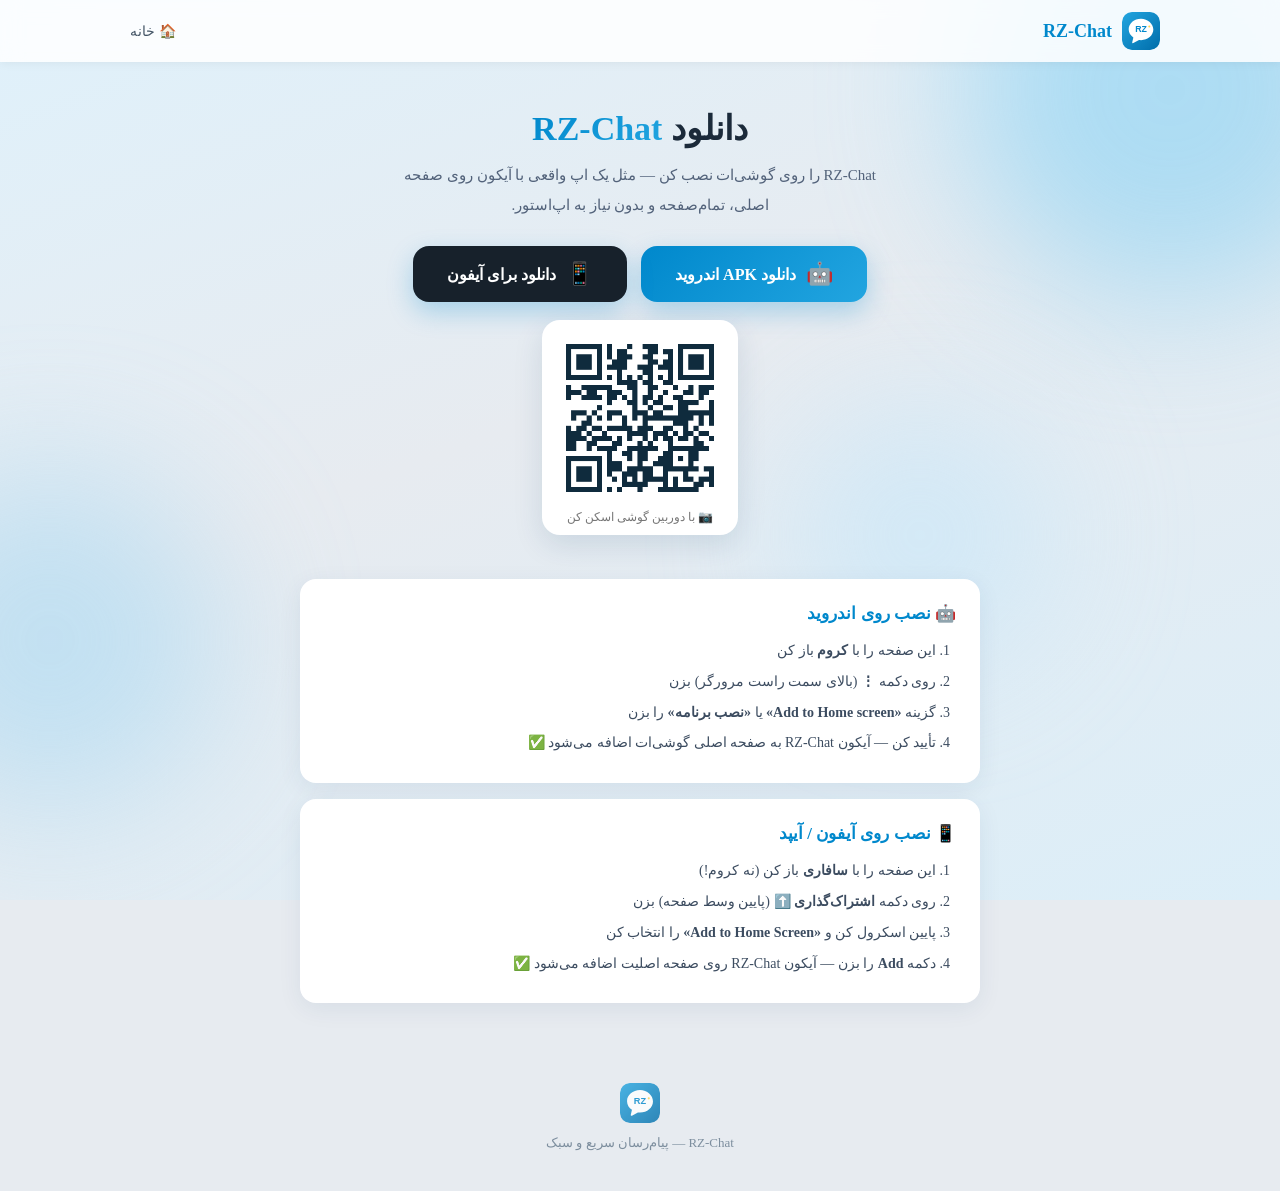
<file: install.html>
<!DOCTYPE html>
<html lang="fa" dir="rtl">
<head>
<meta charset="UTF-8">
<meta name="viewport" content="width=device-width, initial-scale=1.0">
<meta name="theme-color" content="#0088cc">
<link rel="manifest" href="manifest.json">
<title>دانلود RZ-Chat</title>
<link rel="stylesheet" href="style.css?v=8">
<style>
  /* ---------- استایل مخصوص صفحه دانلود ---------- */
  .dl-hero {
    max-width: 760px;
    margin: 0 auto;
    padding: 46px 20px 10px;
    text-align: center;
  }
  .dl-hero h1 {
    font-size: 34px;
    color: #1b2a3a;
    margin-bottom: 12px;
  }
  .dl-hero p {
    color: #52627a;
    font-size: 15px;
    line-height: 2;
    margin: 0 auto 8px;
    max-width: 480px;
  }
  .dl-btns {
    display: flex;
    gap: 14px;
    justify-content: center;
    flex-wrap: wrap;
    margin: 26px 0 14px;
  }
  .dl-btn {
    display: inline-flex;
    align-items: center;
    gap: 10px;
    padding: 15px 34px;
    border-radius: 16px;
    text-decoration: none;
    font-family: tahoma;
    font-size: 16px;
    font-weight: bold;
    box-shadow: 0 10px 26px rgba(0, 136, 204, 0.28);
    transition: 0.2s;
    cursor: pointer;
    border: none;
  }
  .dl-btn:hover { transform: translateY(-3px); }
  .dl-btn.android {
    background: linear-gradient(135deg, #0088cc, #22a5e0);
    color: #fff;
  }
  .dl-btn.ios {
    background: #17212b;
    color: #fff;
  }
  .dl-ic { font-size: 22px; }

  .qr-card {
    background: #fff;
    display: inline-block;
    padding: 14px 14px 10px;
    border-radius: 18px;
    box-shadow: 0 10px 30px rgba(0, 60, 100, 0.12);
    margin-top: 4px;
  }
  .qr-card img {
    width: 168px;
    height: 168px;
    display: block;
    border-radius: 8px;
  }
  .qr-cap {
    font-size: 12px;
    color: #777;
    margin-top: 8px;
    text-align: center;
  }

  .steps-wrap {
    max-width: 720px;
    margin: 34px auto 50px;
    padding: 0 20px;
    display: grid;
    gap: 16px;
  }
  .dl-card {
    background: #fff;
    border-radius: 16px;
    padding: 24px;
    box-shadow: 0 6px 24px rgba(0, 60, 100, 0.07);
    scroll-margin-top: 80px;
  }
  .dl-card h3 {
    color: #0088cc;
    margin-bottom: 12px;
    font-size: 17px;
  }
  .dl-card ol {
    padding-right: 20px;
    line-height: 2.2;
    color: #3c4c60;
    font-size: 14px;
  }
  .apk-link {
    display: inline-block;
    background: #0088cc;
    color: #fff;
    text-decoration: none;
    padding: 10px 22px;
    border-radius: 12px;
    font-size: 14px;
    font-family: tahoma;
    margin: 4px 0 8px;
  }
  .apk-link:hover { background: #0077b5; }
  .apk-missing {
    display: none;
    font-size: 12px;
    color: #b54708;
    background: #fff7e6;
    border-radius: 8px;
    padding: 8px 12px;
    margin: 6px 0;
    line-height: 1.9;
  }

  /* ---------- 🌙 حالت شب ---------- */
  body.dark .dl-hero h1 { color: #e8eef5; }
  body.dark .dl-hero p { color: #9db2c4; }
  body.dark .dl-card,
  body.dark .qr-card { background: #17212b; }
  body.dark .dl-card ol { color: #c5d3de; }
  body.dark .dl-btn.ios { background: #242f3d; }
  body.dark .qr-cap { color: #8fa4b8; }
  body.dark .apk-missing {
    background: #2b2416;
    color: #f0b429;
  }

  @media (max-width: 800px) {
    .dl-hero h1 { font-size: 27px; }
    .dl-btn { width: 100%; justify-content: center; }
  }
</style>
</head>
<body>

<div class="bg-deco">
    <div class="blob b1"></div>
    <div class="blob b2"></div>
    <div class="blob b3"></div>
</div>

<header class="site-header">
    <div class="sh-inner">
        <div class="sh-brand">
            <img class="sh-logo" src="logo.svg" onerror="this.outerHTML='💬'" alt="RZ-Chat">
            RZ-Chat
        </div>
        <nav class="sh-nav">
            <a href="index.html">🏠 خانه</a>
        </nav>
    </div>
</header>

<!-- ============ دانلود RZ-Chat ============ -->
<section class="dl-hero">
    <h1>دانلود <span class="grad">RZ-Chat</span></h1>
    <p>RZ-Chat را روی گوشی‌ات نصب کن — مثل یک اپ واقعی با آیکون روی صفحه اصلی، تمام‌صفحه و بدون نیاز به اپ‌استور.</p>

    <div class="dl-btns">
        <a class="dl-btn android" id="btn-android" href="#android-steps">
            <span class="dl-ic">🤖</span> دانلود برای اندروید
        </a>
        <a class="dl-btn ios" href="#ios-steps">
            <span class="dl-ic">📱</span> دانلود برای آیفون
        </a>
    </div>

    <div class="qr-card">
        <img src="[data-uri]" alt="QR Code RZ-Chat">
        <div class="qr-cap">📷 با دوربین گوشی اسکن کن</div>
    </div>
</section>

<!-- ============ راهنمای نصب ============ -->
<div class="steps-wrap">

    <div class="dl-card" id="android-steps">
        <h3>🤖 نصب روی اندروید</h3>

        <div id="apk-box">
            <a class="apk-link" id="apk-link" href="rz-chat.apk" download>⬇️ دانلود مستقیم فایل APK</a>
            <div class="apk-missing" id="apk-missing">
                ⏳ فایل APK هنوز روی سایت آپلود نشده — فعلاً از «روش دوم» زیر استفاده کن.
                (بعد از آپلود APK، این دکمه خودکار فعال می‌شود)
            </div>
        </div>

        <ol>
            <li>این صفحه را با <b>کروم</b> باز کن</li>
            <li>روی دکمه <b>⋮</b> (بالای سمت راست مرورگر) بزن</li>
            <li>گزینه <b>«Add to Home screen»</b> یا <b>«نصب برنامه»</b> را بزن</li>
            <li>تأیید کن — آیکون RZ-Chat به صفحه اصلی گوشی‌ات اضافه می‌شود ✅</li>
        </ol>
    </div>

    <div class="dl-card" id="ios-steps">
        <h3>📱 نصب روی آیفون / آیپد</h3>
        <ol>
            <li>این صفحه را با <b>سافاری</b> باز کن (نه کروم!)</li>
            <li>روی دکمه <b>اشتراک‌گذاری ⬆️</b> (پایین وسط صفحه) بزن</li>
            <li>پایین اسکرول کن و <b>«Add to Home Screen»</b> را انتخاب کن</li>
            <li>دکمه <b>Add</b> را بزن — آیکون RZ-Chat روی صفحه اصلیت اضافه می‌شود ✅</li>
        </ol>
    </div>

</div>

<footer class="site-footer">
    <img class="f-logo" src="logo.svg" onerror="this.outerHTML='💬'" alt="">
    <div>RZ-Chat — پیام‌رسان سریع و سبک</div>
</footer>

<script>
/* 🌙 حالت شب */
if (localStorage.getItem("dark") === "1") document.body.classList.add("dark");

/* اگر فایل rz-chat.apk روی سایت باشد، دکمه اندروید به دانلود مستقیم تبدیل می‌شود */
fetch("rz-chat.apk", { method: "HEAD" })
    .then(function (r) {
        if (r.ok) {
            var b = document.getElementById("btn-android");
            b.href = "rz-chat.apk";
            b.setAttribute("download", "rz-chat.apk");
            b.innerHTML = '<span class="dl-ic">🤖</span> دانلود APK اندروید';
            document.getElementById("apk-link").style.display = "none";
            document.getElementById("apk-missing").style.display = "none";
        } else {
            document.getElementById("apk-missing").style.display = "block";
        }
    })
    .catch(function () {
        document.getElementById("apk-missing").style.display = "block";
    });
</script>
</body>
</html>
</file>
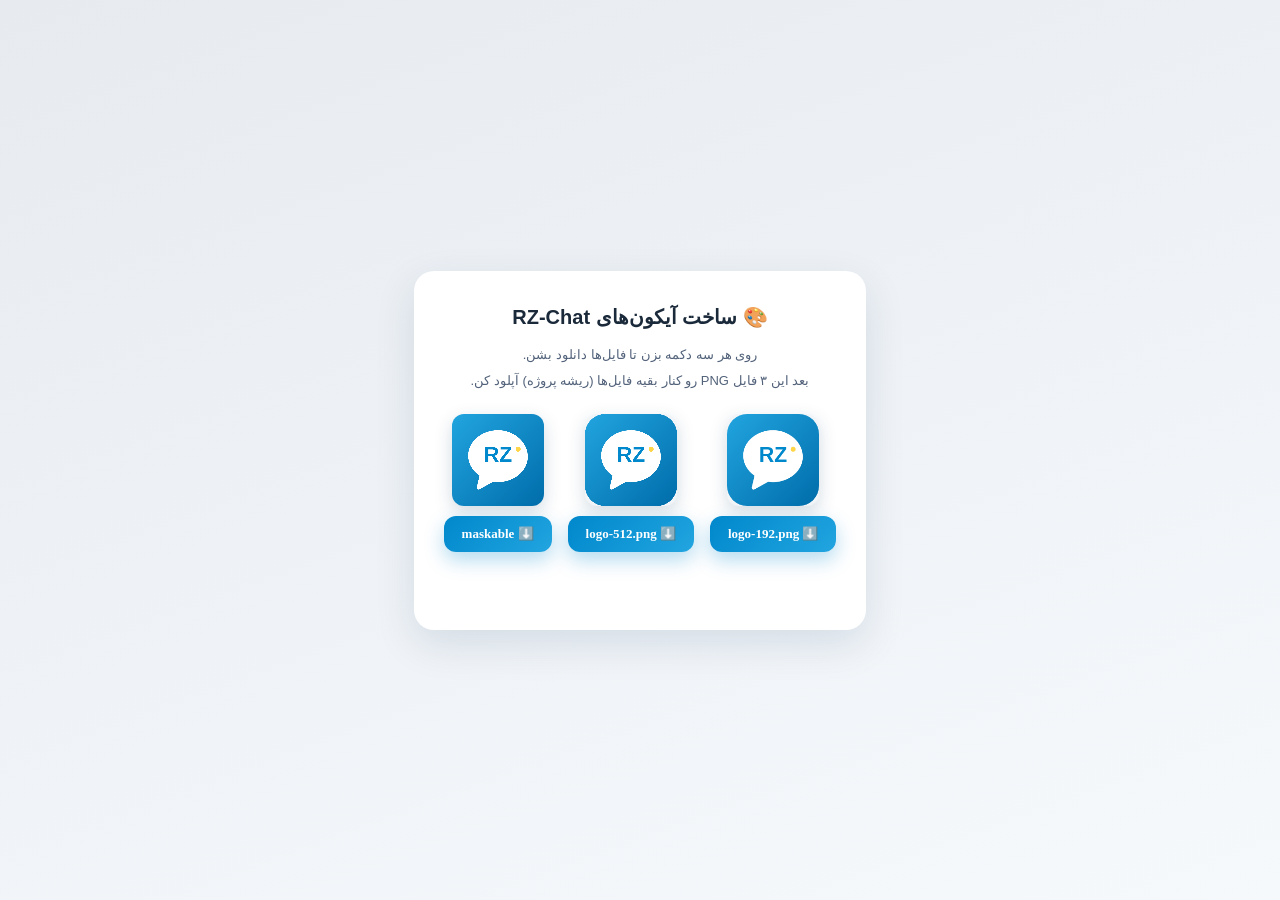
<file: make-icon.html>
<!DOCTYPE html>
<html lang="fa" dir="rtl">
<head>
<meta charset="UTF-8">
<meta name="viewport" content="width=device-width, initial-scale=1.0">
<title>ساخت آیکون RZ-Chat</title>
<style>
  body {
    font-family: tahoma, sans-serif;
    background: linear-gradient(160deg, #e7ebf0, #f6f9fc);
    min-height: 100vh;
    display: flex;
    align-items: center;
    justify-content: center;
    margin: 0;
  }
  .box {
    background: #fff;
    border-radius: 20px;
    padding: 34px 30px;
    box-shadow: 0 14px 40px rgba(0, 60, 100, 0.12);
    max-width: 480px;
    text-align: center;
  }
  h1 { font-size: 20px; color: #1b2a3a; margin: 0 0 10px; }
  p  { font-size: 13px; color: #52627a; line-height: 2; }
  .row { display: flex; gap: 16px; justify-content: center; margin: 20px 0; flex-wrap: wrap; }
  .item { display: flex; flex-direction: column; gap: 10px; align-items: center; }
  canvas {
    width: 92px;
    height: 92px;
    border-radius: 12px;
    box-shadow: 0 6px 18px rgba(0, 60, 100, 0.18);
    background: #f2f5f8;
  }
  button {
    background: linear-gradient(135deg, #0088cc, #22a5e0);
    color: #fff;
    border: none;
    border-radius: 12px;
    padding: 10px 18px;
    font-family: tahoma;
    font-size: 13px;
    font-weight: bold;
    cursor: pointer;
    box-shadow: 0 8px 20px rgba(0, 136, 204, 0.3);
    transition: 0.2s;
  }
  button:hover { transform: translateY(-2px); }
  .ok { color: #1a9c5b; font-size: 13px; font-weight: bold; min-height: 24px; margin: 4px 0 0; }
</style>
</head>
<body>
<div class="box">
  <h1>🎨 ساخت آیکون‌های RZ-Chat</h1>
  <p>روی هر سه دکمه بزن تا فایل‌ها دانلود بشن.<br>
     بعد این ۳ فایل PNG رو کنار بقیه فایل‌ها (ریشه پروژه) آپلود کن.</p>

  <div class="row">
    <div class="item">
      <canvas id="c192" width="192" height="192"></canvas>
      <button onclick="dl('c192','logo-192.png')">⬇️ logo-192.png</button>
    </div>
    <div class="item">
      <canvas id="c512" width="512" height="512"></canvas>
      <button onclick="dl('c512','logo-512.png')">⬇️ logo-512.png</button>
    </div>
    <div class="item">
      <canvas id="cmask" width="512" height="512"></canvas>
      <button onclick="dl('cmask','logo-512-maskable.png')">⬇️ maskable</button>
    </div>
  </div>

  <p class="ok" id="st"></p>
</div>

<script>
/* مسیر حباب چت — دقیقاً همون path لوگوی خود سایت */
const BUBBLE = "M256 90c-92 0-166 64-166 142 0 45 25 85 63 111l-15 64c-2 9 7 17 15 12l76-42c9 1 18 2 27 2 92 0 166-64 166-142S348 90 256 90z";

function draw(id, maskable) {
  const c = document.getElementById(id);
  const size = c.width;
  const s = size / 512;
  const x = c.getContext("2d");
  x.clearRect(0, 0, size, size);
  x.save();

  /* پس‌زمینه — برای maskable تمام‌صفحه (بدون گوشه گرد) */
  x.beginPath();
  const r = maskable ? 0 : 112 * s;
  if (x.roundRect) x.roundRect(0, 0, size, size, r);
  else x.rect(0, 0, size, size);
  x.clip();

  const g = x.createLinearGradient(0, 0, size, size);
  g.addColorStop(0, "#22a5e0");
  g.addColorStop(1, "#006daa");
  x.fillStyle = g;
  x.fillRect(0, 0, size, size);

  /* بقیه اجزا در مختصات ۵۱۲ رسم و مقیاس می‌شوند */
  x.scale(s, s);
  x.fillStyle = "#ffffff";
  x.fill(new Path2D(BUBBLE));
  x.fillStyle = "#0088cc";
  x.font = "bold 118px Arial, Helvetica, sans-serif";
  x.textAlign = "center";
  x.fillText("RZ", 256, 266);
  x.fillStyle = "#ffd54a";
  x.beginPath();
  x.arc(368, 196, 14, 0, Math.PI * 2);
  x.fill();

  x.restore();
}

draw("c192", false);
draw("c512", false);
draw("cmask", true);

function dl(id, name) {
  const c = document.getElementById(id);
  c.toBlob(function (b) {
    const a = document.createElement("a");
    a.href = URL.createObjectURL(b);
    a.download = name;
    document.body.appendChild(a);
    a.click();
    a.remove();
    setTimeout(function () { URL.revokeObjectURL(a.href); }, 5000);
    document.getElementById("st").textContent = "✅ " + name + " دانلود شد — بذار کنار بقیه فایل‌ها";
  });
}
</script>
</body>
</html>
</file>
<file: style.css>
/* ============================================================
   RZ-Chat — استایل کامل (v9) + لندینگ
   ============================================================ */

* {
  margin: 0;
  padding: 0;
  box-sizing: border-box;
}

html { scroll-behavior: smooth; }

body {
  font-family: tahoma;
  background: #e7ebf0;
}

/* ============================================================
   🌄 بک‌گراند متحرک لندینگ
   ============================================================ */

.bg-deco {
  position: fixed;
  inset: 0;
  z-index: -1;
  overflow: hidden;
  background: linear-gradient(160deg, #dff1fb 0%, #e7ebf0 45%, #dceef8 100%);
}

.blob {
  position: absolute;
  border-radius: 50%;
  filter: blur(70px);
  opacity: 0.55;
  animation: float 14s ease-in-out infinite;
}

.b1 {
  width: 420px;
  height: 420px;
  background: #7fd0f5;
  top: -120px;
  right: -100px;
}

.b2 {
  width: 340px;
  height: 340px;
  background: #a5d8f3;
  bottom: 10%;
  left: -120px;
  animation-delay: -5s;
}

.b3 {
  width: 260px;
  height: 260px;
  background: #c3e6fa;
  top: 45%;
  right: 18%;
  animation-delay: -9s;
}

@keyframes float {
  0%, 100% { transform: translateY(0) scale(1); }
  50% { transform: translateY(-40px) scale(1.06); }
}

/* ============================================================
   🏠 هدر لندینگ
   ============================================================ */

.site-header {
  position: sticky;
  top: 0;
  z-index: 90;
  background: rgba(255, 255, 255, 0.85);
  backdrop-filter: blur(10px);
  box-shadow: 0 1px 10px rgba(0, 0, 0, 0.06);
}

.sh-inner {
  max-width: 1080px;
  margin: 0 auto;
  padding: 12px 20px;
  display: flex;
  align-items: center;
  justify-content: space-between;
}

.sh-brand {
  display: flex;
  align-items: center;
  gap: 10px;
  font-weight: bold;
  font-size: 18px;
  color: #0088cc;
}

.sh-logo {
  width: 38px;
  height: 38px;
  border-radius: 10px;
}

.sh-nav {
  display: flex;
  gap: 18px;
}

.sh-nav a {
  color: #456;
  text-decoration: none;
  font-size: 14px;
  padding: 6px 10px;
  border-radius: 8px;
}

.sh-nav a:hover {
  background: #e8f4fb;
  color: #0088cc;
}

/* ============================================================
   🦸 هیرو (معرفی + فرم ورود)
   ============================================================ */

.hero {
  max-width: 1080px;
  margin: 0 auto;
  padding: 50px 20px 30px;
}

.hero-grid {
  display: grid;
  grid-template-columns: 1.2fr 1fr;
  gap: 40px;
  align-items: center;
}

.hero-text {
  text-align: right;
}

.hero-logo {
  width: 84px;
  height: 84px;
  border-radius: 22px;
  box-shadow: 0 12px 30px rgba(0, 136, 204, 0.35);
  margin-bottom: 18px;
}

.hero-text h1 {
  font-size: 34px;
  margin-bottom: 14px;
  color: #1b2a3a;
}

.grad {
  background: linear-gradient(135deg, #0088cc, #22a5e0);
  -webkit-background-clip: text;
  background-clip: text;
  color: transparent;
}

.hero-sub {
  font-size: 15px;
  line-height: 2;
  color: #52627a;
  margin-bottom: 18px;
  max-width: 440px;
}

.chips {
  display: flex;
  flex-wrap: wrap;
  gap: 8px;
}

.chip {
  background: rgba(255, 255, 255, 0.75);
  border: 1px solid #cfe6f5;
  color: #067ab3;
  padding: 6px 14px;
  border-radius: 20px;
  font-size: 12px;
}

/* ---------- فرم ورود ---------- */

.login-box {
  background: white;
  padding: 30px;
  border-radius: 20px;
  box-shadow: 0 20px 60px rgba(0, 60, 100, 0.15);
  text-align: center;
}

.login-box h2 {
  color: #0088cc;
  margin-bottom: 22px;
}

.login-box input {
  width: 100%;
  padding: 12px;
  margin-bottom: 15px;
  border: 1px solid #ddd;
  border-radius: 8px;
  outline: none;
  font-family: tahoma;
}

.login-box input:focus {
  border-color: #0088cc;
}

.login-box button {
  width: 100%;
  padding: 12px;
  margin-bottom: 10px;
  border: none;
  border-radius: 8px;
  cursor: pointer;
  font-family: tahoma;
  font-size: 15px;
}

.login-box button:nth-of-type(1) {
  background: #e8f4fb;
  color: #0088cc;
}

.login-box button:nth-of-type(2) {
  background: #0088cc;
  color: white;
}

.tabs {
  display: flex;
  gap: 8px;
  margin-bottom: 20px;
}

.tabs .tab {
  flex: 1;
  padding: 9px;
  border: none;
  border-radius: 8px;
  background: #f0f0f0;
  cursor: pointer;
  font-family: tahoma;
}

.tabs .tab.active {
  background: #0088cc;
  color: white;
}

.hint {
  font-size: 12px;
  color: #777;
  margin-bottom: 12px;
  line-height: 1.8;
}

.ok-text { color: green; }

/* ============================================================
   ✨ ویژگی‌ها
   ============================================================ */

.sec-title {
  text-align: center;
  font-size: 26px;
  color: #1b2a3a;
  margin-bottom: 26px;
}

.features {
  max-width: 1080px;
  margin: 40px auto;
  padding: 0 20px;
}

.feature-grid {
  display: grid;
  grid-template-columns: repeat(auto-fit, minmax(240px, 1fr));
  gap: 16px;
}

.feature-card {
  background: white;
  border-radius: 16px;
  padding: 22px;
  box-shadow: 0 6px 24px rgba(0, 60, 100, 0.07);
  transition: 0.2s;
}

.feature-card:hover {
  transform: translateY(-4px);
  box-shadow: 0 12px 32px rgba(0, 136, 204, 0.18);
}

.f-ic {
  font-size: 34px;
  margin-bottom: 10px;
}

.feature-card h3 {
  font-size: 16px;
  color: #067ab3;
  margin-bottom: 8px;
}

.feature-card p {
  font-size: 13px;
  color: #61728a;
  line-height: 1.9;
}

/* ============================================================
   ❓ سوالات متداول
   ============================================================ */

.faq {
  max-width: 720px;
  margin: 40px auto 60px;
  padding: 0 20px;
}

.faq-item {
  background: white;
  border-radius: 14px;
  margin-bottom: 10px;
  box-shadow: 0 3px 14px rgba(0, 60, 100, 0.06);
  overflow: hidden;
}

.faq-item summary {
  padding: 16px 18px;
  font-size: 14px;
  font-weight: bold;
  color: #1b2a3a;
  cursor: pointer;
  list-style: none;
  position: relative;
  padding-left: 44px;
}

.faq-item summary::-webkit-details-marker { display: none; }

.faq-item summary::after {
  content: "＋";
  position: absolute;
  left: 16px;
  top: 50%;
  transform: translateY(-50%);
  color: #0088cc;
  font-size: 18px;
  font-weight: bold;
  transition: 0.2s;
}

.faq-item[open] summary::after {
  content: "－";
}

.faq-item[open] summary {
  color: #0088cc;
}

.faq-item p {
  padding: 0 18px 16px;
  font-size: 13px;
  line-height: 2;
  color: #52627a;
}

/* ============================================================
   📌 فوتر
   ============================================================ */

.site-footer {
  text-align: center;
  padding: 30px 20px 40px;
  color: #7d8e9e;
  font-size: 13px;
}

.f-logo {
  width: 40px;
  height: 40px;
  border-radius: 10px;
  opacity: 0.8;
  margin-bottom: 8px;
}

/* ============================================================
   تب‌های صفحه اصلی (اپ)
   ============================================================ */

.tab-page { display: none; }
.tab-page.active { display: block; }

.fab {
  position: fixed;
  bottom: 25px;
  left: 25px;
  width: 60px;
  height: 60px;
  border: none;
  border-radius: 50%;
  background: #0088cc;
  color: white;
  font-size: 30px;
  cursor: pointer;
  box-shadow: 0 6px 20px rgba(0, 136, 204, 0.45);
  z-index: 50;
  transition: 0.2s;
}

.fab:hover {
  transform: scale(1.08);
  background: #0077b5;
}

.contact-actions {
  display: flex;
  gap: 10px;
  padding: 12px 15px;
}

.contact-actions button {
  flex: 1;
  padding: 11px;
  border: none;
  border-radius: 10px;
  background: white;
  color: #0088cc;
  font-family: tahoma;
  cursor: pointer;
  box-shadow: 0 1px 4px rgba(0, 0, 0, 0.08);
}

/* ============================================================
   مودال‌ها
   ============================================================ */

.modal-overlay {
  display: none;
  position: fixed;
  inset: 0;
  background: rgba(0, 0, 0, 0.5);
  z-index: 100;
  align-items: center;
  justify-content: center;
  padding: 15px;
}

.modal-overlay.show { display: flex; }

.modal {
  width: 100%;
  max-width: 360px;
  background: white;
  border-radius: 16px;
  padding: 25px;
}

.modal h3 {
  color: #0088cc;
  margin-bottom: 8px;
}

.modal input {
  width: 100%;
  padding: 11px;
  margin-bottom: 12px;
  border: 1px solid #ddd;
  border-radius: 8px;
  outline: none;
  font-family: tahoma;
}

.modal input:focus { border-color: #0088cc; }

.modal button {
  width: 100%;
  padding: 11px;
  margin-top: 6px;
  border: none;
  border-radius: 8px;
  background: #0088cc;
  color: white;
  font-family: tahoma;
  cursor: pointer;
}

.modal button.gray {
  background: #e0e0e0;
  color: #333;
}

.modal-label {
  display: block;
  font-size: 12px;
  color: #555;
  margin: 10px 0 5px;
  text-align: right;
}

.found-user .chat-item { cursor: default; }

/* ============================================================
   پیک انتخاب اعضا
   ============================================================ */

.member-picker {
  max-height: 220px;
  overflow-y: auto;
  border: 1px solid #eee;
  border-radius: 10px;
  padding: 5px;
  margin-bottom: 5px;
}

.member-row {
  display: flex;
  align-items: center;
  gap: 10px;
  padding: 8px;
  border-radius: 8px;
  cursor: pointer;
}

.member-row:hover { background: #f4f9fd; }

.member-row input[type="checkbox"] {
  width: 18px;
  height: 18px;
  flex-shrink: 0;
  accent-color: #0088cc;
}

/* ============================================================
   تنظیمات
   ============================================================ */

.settings-box {
  max-width: 420px;
  margin: 20px auto;
  background: white;
  padding: 25px;
  border-radius: 16px;
  box-shadow: 0 4px 20px rgba(0, 0, 0, 0.08);
}

.settings-box label {
  display: block;
  font-size: 13px;
  color: #555;
  margin: 12px 0 5px;
}

.settings-box input {
  width: 100%;
  padding: 11px;
  border: 1px solid #ddd;
  border-radius: 8px;
  outline: none;
  font-family: tahoma;
}

.settings-box input:focus { border-color: #0088cc; }

.settings-box button {
  width: 100%;
  padding: 12px;
  margin-top: 12px;
  border: none;
  border-radius: 8px;
  background: #0088cc;
  color: white;
  font-family: tahoma;
  cursor: pointer;
}

.settings-box button.gray {
  background: #e0e0e0;
  color: #333;
}

.settings-box button.small-btn {
  background: #e8f4fb;
  color: #0088cc;
  padding: 8px 16px;
  width: auto;
}

.avatar-edit {
  text-align: center;
  margin-bottom: 10px;
}

.sep {
  border: none;
  border-top: 1px solid #eee;
  margin: 20px 0;
}

.setting-row {
  display: flex;
  align-items: center;
  justify-content: space-between;
  padding: 10px 0;
  font-size: 14px;
}

.setting-row.info { font-size: 13px; }

.muted {
  color: #999;
  font-size: 12px;
}

.switch {
  position: relative;
  display: inline-block;
  width: 48px;
  height: 26px;
}

.switch input { display: none; }

.slider {
  position: absolute;
  inset: 0;
  background: #ccc;
  border-radius: 26px;
  cursor: pointer;
  transition: 0.2s;
}

.slider:before {
  content: "";
  position: absolute;
  width: 20px;
  height: 20px;
  right: 3px;
  top: 3px;
  background: white;
  border-radius: 50%;
  transition: 0.2s;
}

.switch input:checked + .slider { background: #0088cc; }
.switch input:checked + .slider:before { transform: translateX(-22px); }

/* ============================================================
   آواتار
   ============================================================ */

.avatar {
  width: 42px;
  height: 42px;
  border-radius: 50%;
  background: rgba(255, 255, 255, 0.25);
  display: flex;
  align-items: center;
  justify-content: center;
  font-weight: bold;
  color: inherit;
  overflow: hidden;
  flex-shrink: 0;
}

.avatar img {
  width: 100%;
  height: 100%;
  border-radius: 50%;
  object-fit: cover;
}

.avatar.big {
  width: 80px;
  height: 80px;
  font-size: 32px;
  margin: 0 auto 10px;
  background: #e8f4fb;
  color: #0088cc;
}

.username-field {
  display: flex;
  align-items: center;
  gap: 5px;
}

.username-field span {
  font-weight: bold;
  color: #0088cc;
}

/* ============================================================
   هدر اپ
   ============================================================ */

.header {
  background: linear-gradient(135deg, #0088cc, #006daa);
  color: white;
  padding: 10px 20px;
  display: flex;
  align-items: center;
  justify-content: space-between;
}

.header-info {
  display: flex;
  align-items: center;
  gap: 12px;
}

.header h1 { font-size: 18px; }

#user-name {
  font-size: 12px;
  opacity: 0.85;
}

.header-actions {
  display: flex;
  align-items: center;
  gap: 8px;
}

#logout-btn,
.hdr-btn {
  background: rgba(255, 255, 255, 0.2);
  color: white;
  border: none;
  padding: 8px 18px;
  border-radius: 20px;
  cursor: pointer;
  font-family: tahoma;
  font-size: 13px;
}

#logout-btn:hover,
.hdr-btn:hover {
  background: rgba(255, 255, 255, 0.35);
}

/* ============================================================
   نوار عضویت
   ============================================================ */

.join-bar {
  background: white;
  padding: 14px 20px;
  display: flex;
  align-items: center;
  justify-content: space-between;
  gap: 10px;
  box-shadow: 0 2px 8px rgba(0, 0, 0, 0.08);
  font-size: 14px;
}

.join-bar button {
  background: #0088cc;
  color: white;
  border: none;
  padding: 10px 26px;
  border-radius: 22px;
  cursor: pointer;
  font-family: tahoma;
  white-space: nowrap;
}

.join-bar button:hover { background: #0077b5; }

/* ============================================================
   لیست چت‌ها و مخاطبین
   ============================================================ */

#chat-list, #contact-list { padding: 10px 15px; }

.chat-item {
  display: flex;
  align-items: center;
  gap: 12px;
  background: white;
  padding: 12px;
  border-radius: 12px;
  margin-bottom: 8px;
  cursor: pointer;
  box-shadow: 0 1px 4px rgba(0, 0, 0, 0.06);
  transition: 0.15s;
}

.chat-item:hover { transform: translateX(-3px); }

.chat-item .avatar {
  background: #e8f4fb;
  color: #0088cc;
}

.chat-name { font-weight: bold; }

.chat-last {
  font-size: 12px;
  color: #888;
  margin-top: 3px;
}

.empty {
  text-align: center;
  color: #999;
  margin-top: 40px;
}

.chat-mid {
  flex: 1;
  min-width: 0;
}

.chat-mid .chat-last {
  white-space: nowrap;
  overflow: hidden;
  text-overflow: ellipsis;
}

.chat-side {
  display: flex;
  flex-direction: column;
  align-items: flex-end;
  gap: 4px;
  flex-shrink: 0;
}

.chat-time {
  font-size: 10px;
  color: #999;
}

.badge {
  background: #0088cc;
  color: #fff;
  font-size: 11px;
  font-weight: bold;
  min-width: 22px;
  height: 22px;
  border-radius: 999px;
  display: flex;
  align-items: center;
  justify-content: center;
  padding: 0 7px;
  box-shadow: 0 1px 4px rgba(0, 136, 204, 0.4);
}

.dot {
  width: 10px;
  height: 10px;
  background: #0088cc;
  border-radius: 50%;
  display: inline-block;
}

.pin-ic {
  font-size: 11px;
  margin-left: 4px;
}

.saved-row .avatar {
  background: #fff3cd;
}

.archive-row {
  background: #eef6fb;
}

#ctx-menu {
  position: fixed;
  display: none;
  background: white;
  border-radius: 10px;
  box-shadow: 0 8px 30px rgba(0, 0, 0, 0.25);
  z-index: 300;
  min-width: 230px;
  overflow: hidden;
}

#ctx-menu button {
  display: block;
  width: 100%;
  text-align: right;
  padding: 11px 16px;
  border: none;
  background: none;
  font-family: tahoma;
  font-size: 13px;
  cursor: pointer;
}

#ctx-menu button:hover {
  background: #e8f4fb;
}

#ctx-menu button.danger {
  color: #c0392b;
}

/* ============================================================
   صفحه چت
   ============================================================ */

#messages {
  height: calc(100vh - 150px);
  overflow-y: auto;
  padding: 20px;
}

.message {
  background: white;
  padding: 10px 14px;
  margin-bottom: 10px;
  border-radius: 12px;
  border-bottom-right-radius: 4px;
  box-shadow: 0 1px 2px rgba(0, 0, 0, 0.1);
  max-width: 70%;
  width: fit-content;
}

.message.mine {
  background: linear-gradient(135deg, #0088cc, #22a5e0);
  color: white;
  margin-right: auto;
  border-bottom-right-radius: 12px;
  border-bottom-left-radius: 4px;
}

.sender {
  font-size: 12px;
  font-weight: bold;
  color: #0088cc;
  margin-bottom: 4px;
}

.time {
  font-size: 10px;
  opacity: 0.6;
  text-align: left;
  margin-top: 4px;
}

#composer {
  position: fixed;
  bottom: 0;
  left: 0;
  right: 0;
  background: white;
  box-shadow: 0 -2px 10px rgba(0, 0, 0, 0.08);
  padding: 8px 12px;
  display: none;
  z-index: 40;
}

#composer .send-box {
  position: static;
  width: 100%;
  display: flex;
  gap: 10px;
  padding: 4px 0;
  background: transparent;
  box-shadow: none;
}

.send-box input[type="text"] {
  flex: 1;
  padding: 14px 18px;
  border: none;
  border-radius: 24px;
  background: #f0f2f5;
  outline: none;
  font-family: tahoma;
}

.send-box button {
  width: 50px;
  height: 50px;
  border: none;
  border-radius: 50%;
  background: #0088cc;
  color: white;
  font-size: 20px;
  cursor: pointer;
}

.send-box button:hover { background: #0077b5; }

.reply-bar {
  display: flex;
  align-items: center;
  gap: 10px;
  background: #f0f6fa;
  border-radius: 10px;
  padding: 8px 10px;
  margin-bottom: 8px;
}

.rb-line {
  width: 4px;
  align-self: stretch;
  background: #0088cc;
  border-radius: 2px;
  flex-shrink: 0;
}

.rb-mid { flex: 1; min-width: 0; }

.reply-name {
  font-size: 12px;
  font-weight: bold;
  color: #0088cc;
}

.reply-text {
  font-size: 12px;
  color: #777;
  white-space: nowrap;
  overflow: hidden;
  text-overflow: ellipsis;
}

.rb-x {
  background: none;
  border: none;
  cursor: pointer;
  font-size: 14px;
  color: #888;
}

.reply-box {
  background: rgba(0, 0, 0, 0.06);
  border-radius: 8px;
  border-right: 3px solid #0088cc;
  padding: 6px 10px;
  margin-bottom: 6px;
  cursor: pointer;
}

.reply-box .reply-name {
  font-size: 11px;
  font-weight: bold;
  color: #0088cc;
}

.reply-box .reply-text {
  font-size: 12px;
  color: inherit;
  opacity: 0.75;
  white-space: nowrap;
  overflow: hidden;
  text-overflow: ellipsis;
}

.rbar {
  display: flex;
  flex-wrap: wrap;
  gap: 4px;
  margin-top: 5px;
}

.rchip {
  background: rgba(0, 0, 0, 0.06);
  border-radius: 12px;
  padding: 2px 8px;
  font-size: 12px;
  cursor: pointer;
  user-select: none;
}

.rchip.mine {
  background: #e8f4fb;
  outline: 1px solid #0088cc;
}

.react-row {
  display: flex;
  gap: 4px;
  padding: 6px 10px;
  border-bottom: 1px solid #eee;
}

.react-row button {
  width: auto;
  padding: 4px 8px;
  font-size: 18px;
  border: none;
  background: none;
  cursor: pointer;
  border-radius: 8px;
}

.react-row button:hover { background: #f0f2f5; }

.fw-list {
  max-height: 300px;
  overflow-y: auto;
  margin-bottom: 10px;
}

.fw-item {
  display: flex;
  align-items: center;
  gap: 10px;
  padding: 9px 8px;
  border-radius: 10px;
  cursor: pointer;
  font-size: 14px;
}

.fw-item:hover { background: #eef6fb; }

.fw-item .avatar {
  width: 36px;
  height: 36px;
  background: #e8f4fb;
  color: #0088cc;
}

.fwd-tag {
  display: block;
  font-size: 10px;
  opacity: 0.7;
  margin-bottom: 2px;
}

.msg-img {
  max-width: 260px;
  border-radius: 10px;
  display: block;
  cursor: zoom-in;
  margin-bottom: 4px;
}

.voice-row {
  display: flex;
  align-items: center;
  gap: 8px;
}

.vplay {
  width: 38px;
  height: 38px;
  border: none;
  border-radius: 50%;
  background: rgba(0, 136, 204, 0.15);
  color: #0088cc;
  font-size: 15px;
  cursor: pointer;
  flex-shrink: 0;
}

.message.mine .vplay {
  background: rgba(255, 255, 255, 0.25);
  color: white;
}

.wave {
  display: flex;
  align-items: center;
  height: 34px;
}

.wave span {
  width: 3px;
  background: rgba(0, 0, 0, 0.2);
  border-radius: 2px;
  margin: 0 1px;
  transition: background 0.1s;
}

.message.mine .wave span { background: rgba(255, 255, 255, 0.4); }
.message .wave span.on { background: #0088cc; }
.message.mine .wave span.on { background: white; }

.voice-dur { font-size: 11px; opacity: 0.7; }

.deleted-msg {
  color: #999;
  font-style: italic;
  font-size: 13px;
}

.edited { font-size: 9px; }

.msg-flash { animation: flash 1.2s; }

@keyframes flash {
  0%, 100% { box-shadow: 0 1px 2px rgba(0, 0, 0, 0.1); }
  50% { box-shadow: 0 0 0 3px #f1c40f; }
}

.tool-btn {
  width: 42px;
  height: 42px;
  border: none;
  border-radius: 50%;
  background: #f0f2f5;
  font-size: 18px;
  cursor: pointer;
  flex-shrink: 0;
}

.tool-btn:hover { background: #e2e6ea; }

.rec-box { justify-content: flex-start; }

.rec-dot {
  width: 12px;
  height: 12px;
  background: #e74c3c;
  border-radius: 50%;
  animation: blink 1s infinite;
}

@keyframes blink { 50% { opacity: 0.2; } }

#rec-time { font-weight: bold; min-width: 40px; }

.rec-label { flex: 1; font-size: 13px; color: #777; }

.rec-ok, .rec-cancel {
  width: 44px;
  height: 44px;
  border: none;
  border-radius: 50%;
  font-size: 18px;
  cursor: pointer;
}

.rec-ok { background: #0088cc; color: white; }
.rec-cancel { background: #f0f2f5; }

.members-list {
  max-height: 200px;
  overflow-y: auto;
  border: 1px solid #eee;
  border-radius: 10px;
  padding: 5px;
}

.member-line {
  display: flex;
  align-items: center;
  gap: 10px;
  padding: 6px 8px;
}

.member-line .avatar {
  width: 34px;
  height: 34px;
  background: #e8f4fb;
  color: #0088cc;
}

.member-mid { flex: 1; min-width: 0; }

.member-mid .chat-name { font-size: 13px; }
.member-mid .chat-last { margin-top: 0; }

.crown { font-size: 14px; }

.mini-danger {
  background: none;
  border: none;
  color: #c0392b;
  font-size: 15px;
  cursor: pointer;
}

#msg-menu {
  position: fixed;
  display: none;
  background: white;
  border-radius: 10px;
  box-shadow: 0 8px 30px rgba(0, 0, 0, 0.25);
  z-index: 300;
  min-width: 190px;
  overflow: hidden;
}

#msg-menu button {
  display: block;
  width: 100%;
  text-align: right;
  padding: 11px 16px;
  border: none;
  background: none;
  font-family: tahoma;
  font-size: 13px;
  cursor: pointer;
}

#msg-menu button:hover { background: #e8f4fb; }
#msg-menu button.danger { color: #c0392b; }

/* ============================================================
   صفحه‌های فرم
   ============================================================ */

.page-box {
  width: 340px;
  margin: 60px auto;
  background: white;
  padding: 30px;
  border-radius: 16px;
  box-shadow: 0 10px 40px rgba(0, 0, 0, 0.15);
}

.page-box h2 {
  color: #0088cc;
  text-align: center;
  margin-bottom: 15px;
}

.page-box label {
  display: block;
  font-size: 13px;
  color: #555;
  margin: 12px 0 5px;
}

.page-box input {
  width: 100%;
  padding: 11px;
  border: 1px solid #ddd;
  border-radius: 8px;
  outline: none;
  font-family: tahoma;
}

.page-box input:focus { border-color: #0088cc; }

.page-box button {
  width: 100%;
  padding: 12px;
  margin-top: 12px;
  border: none;
  border-radius: 8px;
  cursor: pointer;
  background: #0088cc;
  color: white;
  font-family: tahoma;
}

.page-box button.gray {
  background: #e0e0e0;
  color: #333;
}

/* ============================================================
   📱 موبایل
   ============================================================ */

@media (max-width: 800px) {
  .hero-grid {
    grid-template-columns: 1fr;
    gap: 26px;
  }

  .hero-text { text-align: center; }

  .hero-sub { margin: 0 auto 18px; }

  .chips { justify-content: center; }

  .hero-text h1 { font-size: 27px; }

  .sh-nav a { font-size: 13px; padding: 5px 7px; }
}

/* ============================================================
   🌙 حالت شب — لندینگ
   ============================================================ */

body.dark { background: #0e1621; }

body.dark .bg-deco {
  background: linear-gradient(160deg, #101b28 0%, #0e1621 45%, #0d2233 100%);
}

body.dark .blob { opacity: 0.25; }
body.dark .b1 { background: #1c5f8a; }
body.dark .b2 { background: #14405c; }
body.dark .b3 { background: #1a4a6e; }

body.dark .site-header {
  background: rgba(23, 33, 43, 0.9);
  box-shadow: 0 1px 10px rgba(0, 0, 0, 0.4);
}

body.dark .sh-brand { color: #5eb5f7; }

body.dark .sh-nav a { color: #9db2c4; }
body.dark .sh-nav a:hover { background: #242f3d; color: #5eb5f7; }

body.dark .hero-text h1 { color: #e8eef5; }

body.dark .hero-sub { color: #9db2c4; }

body.dark .chip {
  background: rgba(36, 47, 61, 0.8);
  border-color: #2b3a4a;
  color: #5eb5f7;
}

body.dark .login-box {
  background: #17212b;
  color: #e8eef5;
}

body.dark .login-box input {
  background: #242f3d;
  border-color: #2b3a4a;
  color: #e8eef5;
}

body.dark .tabs .tab {
  background: #242f3d;
  color: #c5d3de;
}

body.dark .tabs .tab.active {
  background: #0088cc;
  color: white;
}

body.dark .sec-title { color: #e8eef5; }

body.dark .feature-card {
  background: #17212b;
  box-shadow: none;
}

body.dark .feature-card h3 { color: #5eb5f7; }
body.dark .feature-card p { color: #9db2c4; }

body.dark .faq-item {
  background: #17212b;
  box-shadow: none;
}

body.dark .faq-item summary { color: #e8eef5; }
body.dark .faq-item[open] summary { color: #5eb5f7; }
body.dark .faq-item p { color: #9db2c4; }

body.dark .site-footer { color: #7d8e9e; }

/* ============================================================
   🌙 حالت شب — اپ
   ============================================================ */

body.dark .header {
  background: linear-gradient(135deg, #1f2c3a, #17212b);
}

body.dark .chat-item,
body.dark .contact-actions button,
body.dark .settings-box,
body.dark .modal,
body.dark .page-box {
  background: #17212b;
  color: #e8eef5;
}

body.dark .chat-item { box-shadow: none; }
body.dark .chat-item .avatar { background: #242f3d; color: #5eb5f7; }

body.dark .chat-last,
body.dark .muted,
body.dark .empty,
body.dark .hint,
body.dark .chat-time { color: #7d8e9e; }

body.dark .settings-box label,
body.dark .page-box label,
body.dark .modal-label { color: #8fa4b8; }

body.dark .settings-box input,
body.dark .modal input,
body.dark .page-box input,
body.dark .member-picker {
  background: #242f3d;
  border-color: #2b3a4a;
  color: #e8eef5;
}

body.dark .member-row:hover { background: #1f2a36; }

body.dark .sep { border-top-color: #2b3a4a; }

body.dark .settings-box button.small-btn {
  background: #242f3d;
  color: #5eb5f7;
}

body.dark .modal button.gray,
body.dark .settings-box button.gray,
body.dark .page-box button.gray {
  background: #242f3d;
  color: #c5d3de;
}

body.dark .message {
  background: #182533;
  color: #e8eef5;
  box-shadow: none;
}

body.dark .message.mine {
  background: linear-gradient(135deg, #2b5278, #2b6da8);
  color: white;
}

body.dark .sender { color: #5eb5f7; }

body.dark #composer { background: #17212b; }

body.dark #composer .send-box input[type="text"] {
  background: #242f3d;
  color: #e8eef5;
}

body.dark .reply-bar { background: #1f2a36; }
body.dark .reply-text { color: #7d8e9e; }

body.dark .reply-box { background: rgba(255, 255, 255, 0.06); }

body.dark .rchip { background: rgba(255, 255, 255, 0.08); }
body.dark .rchip.mine { background: #24364a; outline-color: #5eb5f7; }

body.dark .react-row { border-bottom-color: #2b3a4a; }
body.dark .react-row button:hover { background: #242f3d; }

body.dark .fw-item:hover { background: #1f2a36; }
body.dark .fw-item .avatar { background: #242f3d; color: #5eb5f7; }

body.dark .wave span { background: rgba(255, 255, 255, 0.15); }
body.dark .message.mine .wave span { background: rgba(255, 255, 255, 0.4); }
body.dark .message .wave span.on { background: #5eb5f7; }
body.dark .message.mine .wave span.on { background: white; }

body.dark .vplay { background: rgba(94, 181, 247, 0.15); color: #5eb5f7; }
body.dark .message.mine .vplay { background: rgba(255, 255, 255, 0.25); color: white; }

body.dark .fab {
  background: #2b6da8;
}

body.dark .archive-row { background: #1b2a38; }

body.dark .saved-row .avatar { background: #3a3320; }

body.dark .join-bar {
  background: #17212b;
  color: #e8eef5;
}

body.dark .badge {
  background: #2b6da8;
}

body.dark #ctx-menu {
  background: #17212b;
  box-shadow: 0 8px 30px rgba(0, 0, 0, 0.6);
}

body.dark #ctx-menu button { color: #e8eef5; }
body.dark #ctx-menu button:hover { background: #242f3d; }
body.dark #ctx-menu button.danger { color: #e74c3c; }

body.dark .tool-btn { background: #242f3d; }
body.dark .rec-cancel { background: #242f3d; color: #e8eef5; }
body.dark .rec-label { color: #7d8e9e; }
body.dark .members-list { border-color: #2b3a4a; }
body.dark .member-line .avatar { background: #242f3d; color: #5eb5f7; }
body.dark #msg-menu { background: #17212b; box-shadow: 0 8px 30px rgba(0,0,0,.6); }
body.dark #msg-menu button { color: #e8eef5; }
body.dark #msg-menu button:hover { background: #242f3d; }
body.dark #msg-menu button.danger { color: #e74c3c; }

/* ============================================================
   🔍 جستجو — اضافه‌شده v9.1 (فقط اضافه شد، چیزی حذف نشد)
   ============================================================ */

/* --- باکس جستجو در لیست چت‌ها و مخاطبین --- */

.search-wrap {
  display: flex;
  align-items: center;
  gap: 8px;
  background: white;
  margin: 10px 15px 0;
  padding: 4px 14px;
  border-radius: 12px;
  box-shadow: 0 1px 4px rgba(0, 0, 0, 0.06);
}

.search-ic {
  color: #0088cc;
  font-size: 14px;
  flex-shrink: 0;
}

.search-wrap input {
  flex: 1;
  border: none;
  outline: none;
  padding: 11px 0;
  font-family: tahoma;
  font-size: 13px;
  background: transparent;
  color: inherit;
}

/* --- عنوان بخش‌های نتیجه جستجو --- */

.search-sec-title {
  font-size: 12px;
  font-weight: bold;
  color: #0088cc;
  margin: 14px 4px 8px;
}

mark {
  background: #ffe58a;
  color: inherit;
  border-radius: 3px;
  padding: 0 1px;
}

/* --- نوار جستجو داخل گفتگو --- */

.search-bar {
  display: none;
  align-items: center;
  gap: 8px;
  background: white;
  padding: 8px 12px;
  box-shadow: 0 2px 8px rgba(0, 0, 0, 0.08);
}

.search-bar input {
  flex: 1;
  border: none;
  outline: none;
  background: #f0f2f5;
  border-radius: 20px;
  padding: 9px 14px;
  font-family: tahoma;
  font-size: 13px;
  color: inherit;
}

.search-bar button {
  border: none;
  background: #e8f4fb;
  color: #0088cc;
  width: 36px;
  height: 36px;
  border-radius: 50%;
  cursor: pointer;
  font-size: 14px;
  flex-shrink: 0;
}

#search-count {
  font-size: 11px;
  color: #666;
  white-space: nowrap;
  min-width: 44px;
  text-align: center;
}

body.searching #messages {
  height: calc(100vh - 205px);
}

/* --- هایلایت پیام‌های پیداشده --- */

.message.search-hit {
  outline: 2px solid #f1c40f;
}

.message.search-hit-active {
  outline: 3px solid #e67e22;
  box-shadow: 0 0 12px rgba(230, 126, 34, 0.5);
}

/* --- 🌙 حالت شب برای جستجو --- */

body.dark .search-wrap,
body.dark .search-bar {
  background: #17212b;
  box-shadow: none;
}

body.dark .search-wrap input,
body.dark .search-bar input {
  background: #242f3d;
  color: #e8eef5;
}

body.dark .search-bar button {
  background: #242f3d;
  color: #5eb5f7;
}

body.dark #search-count { color: #8fa4b8; }

body.dark .search-sec-title { color: #5eb5f7; }

body.dark mark {
  background: #6b5b17;
  color: #fff;
}

/* ============================================================
   📏 فیکس پیام‌های بلند + تشخیص هوشمند جهت
   ============================================================ */

.message,
.message .text {
  white-space: pre-wrap;
  overflow-wrap: anywhere;
  word-break: break-word;
  unicode-bidi: plaintext;
}

.message .text {
  max-width: 100%;
}

/* ============================================================
   ✓✓ تیک خوانده‌شدن پیام (گام ۴)
   ============================================================ */

.message .time .ticks {
  font-size: 10px;
  color: #53bdeb;
  letter-spacing: -2px;
  margin: 0 3px;
}
</file>
